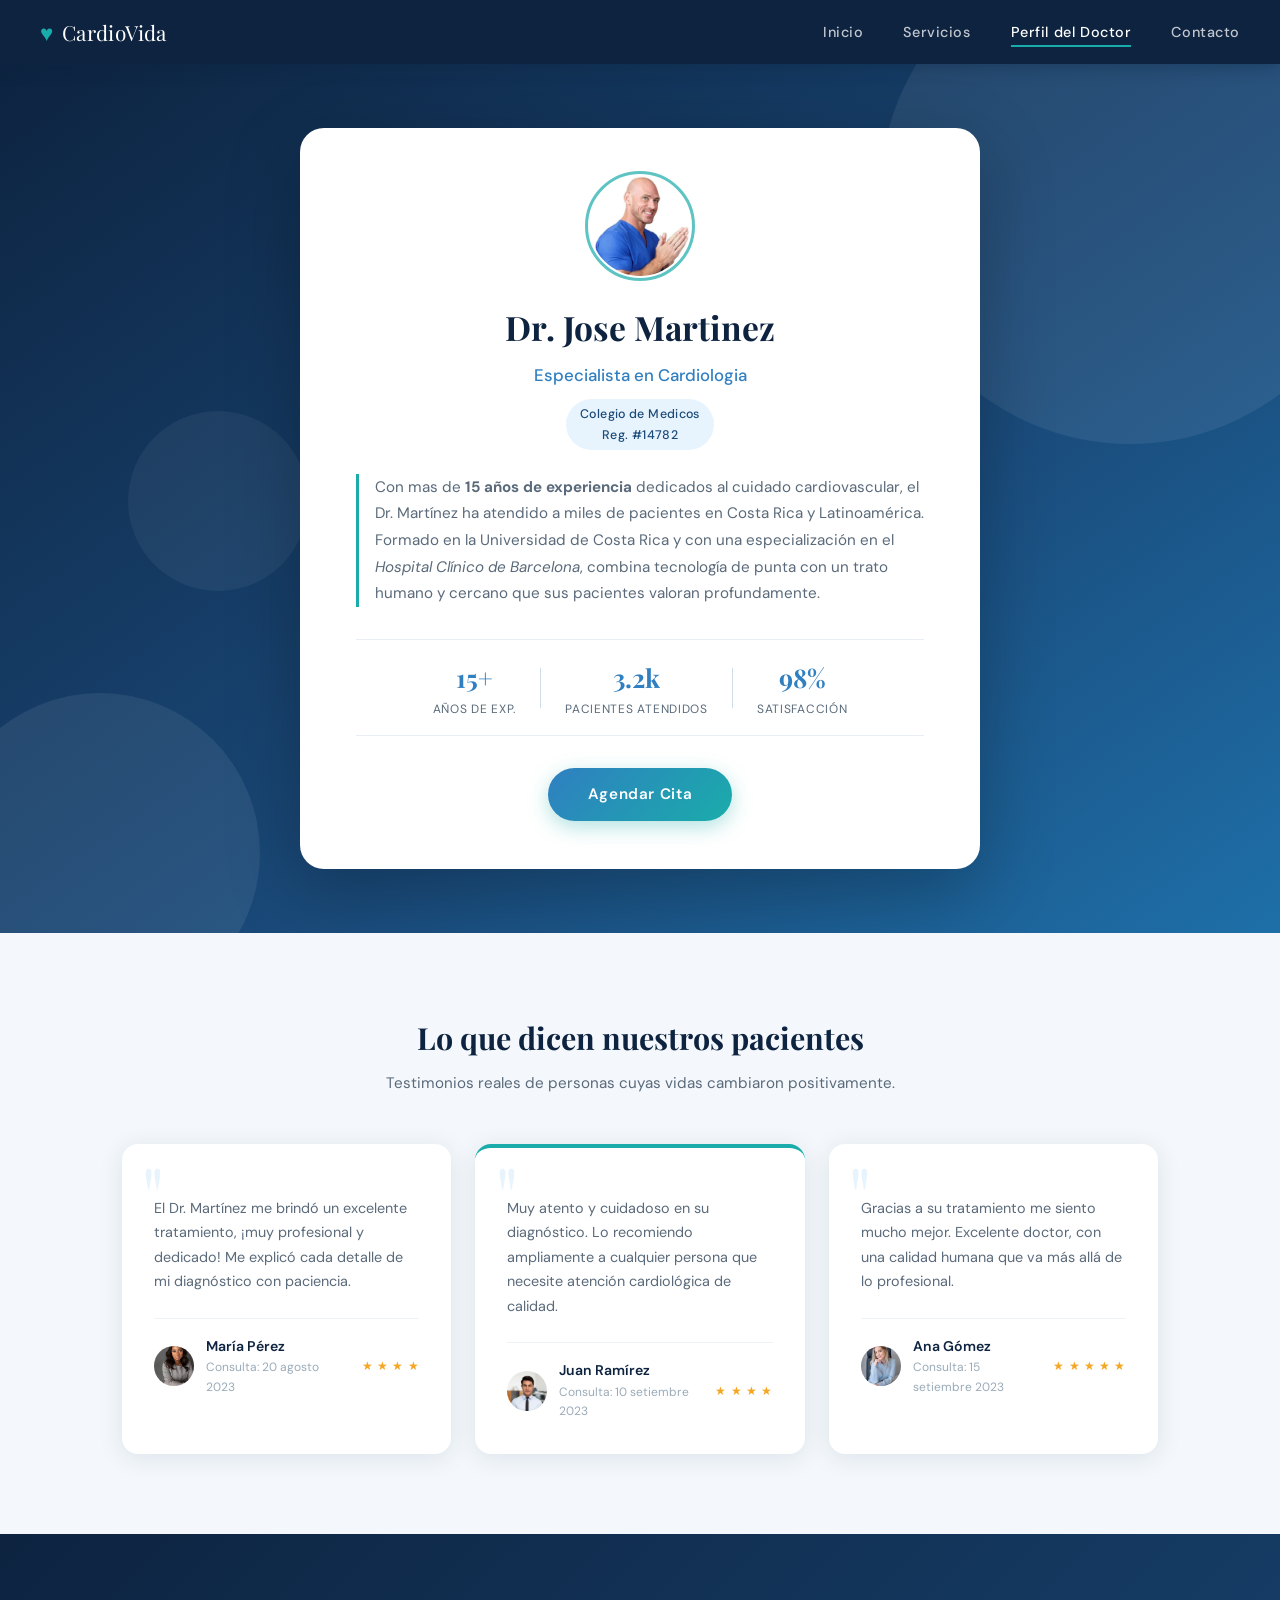
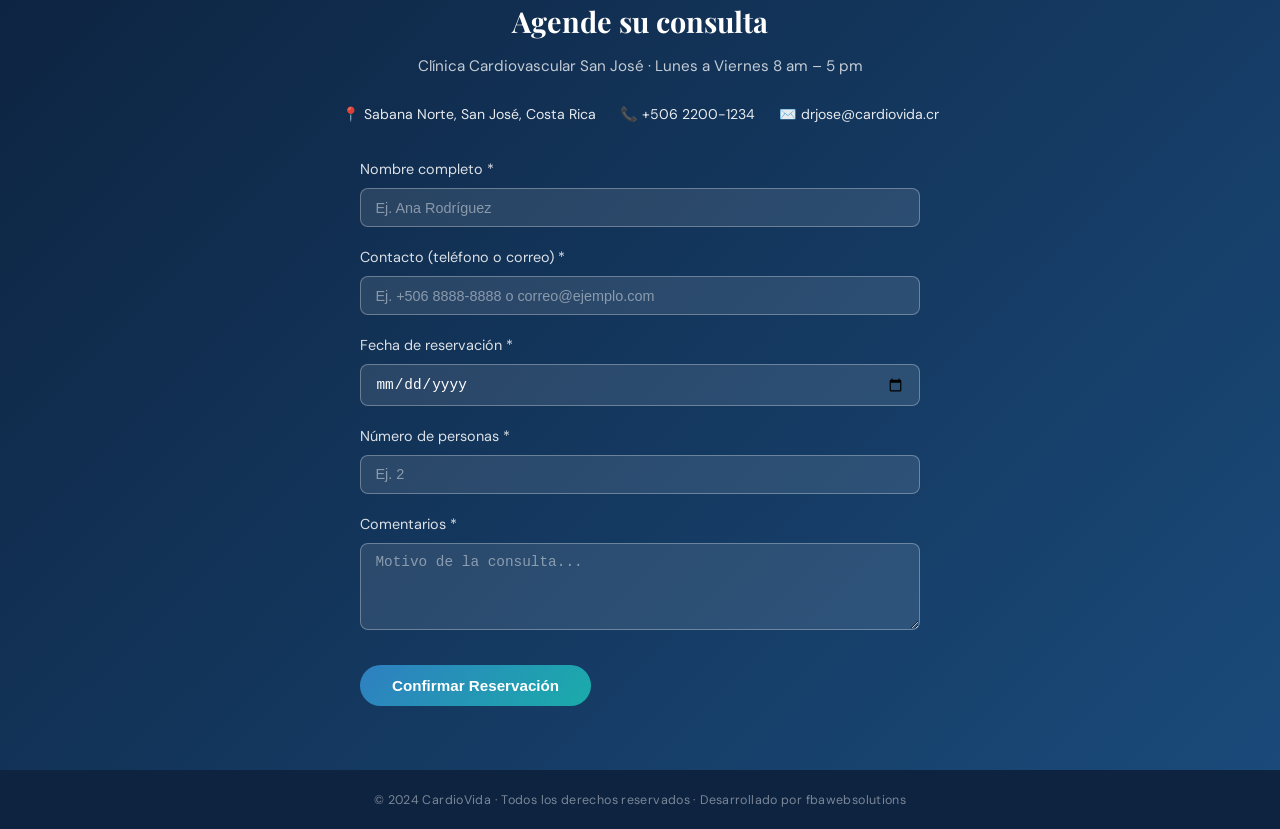
<file: practica-programada/pages/index.html>
﻿<!DOCTYPE html>
<html lang="es">
  <head>
    <meta charset="UTF-8" />
    <meta name="viewport" content="width=device-width, initial-scale=1.0" />
    <title>Dr. Jose Martinez Cardiologo</title>
    <link rel="preconnect" href="https://fonts.googleapis.com" />
    <link rel="preconnect" href="https://fonts.gstatic.com" crossorigin />
    <link href="https://fonts.googleapis.com/css2?family=Playfair+Display:wght@600;700&family=DM+Sans:wght@300;400;500&display=swap" rel="stylesheet" />
    <link rel="stylesheet" href="../css/index_style.css" />
  </head>
  <body>

    <!-- ======== NAVBAR ======== -->
    <nav class="navbar">
      <div class="nav-logo">
        <span class="logo-icon">&#9829;</span>
        <span class="logo-text">CardioVida</span>

      </div>

      <ul class="nav-links">
        <li><a href="#inicio">Inicio</a></li>
        <li><a href="#servicios">Servicios</a></li>
        <li><a href="#perfil" class="active">Perfil del Doctor</a></li>
        <li><a href="#contacto">Contacto</a></li>
      </ul>

    </nav>

    <!-- ======== HERO / PERFIL ======== -->
    <section class="hero" id="inicio">
      <div class="hero-bg-circles">
        <div class="circle c1"></div>
        <div class="circle c2"></div>
        <div class="circle c3"></div>
        
      </div>

      <div class="profile-card" id="perfil">
        <div class="profile-avatar">
          <div class="avatar-ring"></div>
          <img src="../img/img.webp" alt="Foto del Dr. Jose Martinez" />
        </div>

        <h1 class="doctor-name">Dr. Jose Martinez</h1>
        <p class="doctor-specialty">Especialista en Cardiologi­a</p>
        <div class="specialty-badge">
          <span> Colegio de Medicos 
            <br>
            Reg. #14782
          </span>
        </div>

        <p id="doctor-bio">
          Con mas de <strong>15 años de experiencia</strong> dedicados al cuidado cardiovascular,
          el Dr. Martínez ha atendido a miles de pacientes en Costa Rica y Latinoamérica.
          Formado en la Universidad de Costa Rica y con una especialización en el
          <em>Hospital Clínico de Barcelona</em>, combina tecnología de punta con un
          trato humano y cercano que sus pacientes valoran profundamente.
        </p>

        <div class="stats-row">
          <div class="stat">
            <span class="stat-number">15+</span>
            <span class="stat-label">Años de exp.</span>
          </div>
          <div class="stat-divider"></div>
          <div class="stat">
            <span class="stat-number">3.2k</span>
            <span class="stat-label">Pacientes atendidos</span>
          </div>
          <div class="stat-divider"></div>
          <div class="stat">
            <span class="stat-number">98%</span>
            <span class="stat-label">Satisfacción</span>
          </div>
        </div>

        <a href="#contacto" class="btn-cita">Agendar Cita</a>
      </div>
    </section>

    <!-- ======== COMENTARIOS ======== -->
    <section class="reviews-section" id="servicios">
      <div class="reviews-header">
        <h2>Lo que dicen nuestros pacientes</h2>
        <p>Testimonios reales de personas cuyas vidas cambiaron positivamente.</p>
      </div>

      <div class="reviews-grid">

        <article class="review-card">
          <div class="review-quote">"</div>
          <p class="review-text">El Dr. Martínez me brindó un excelente tratamiento, ¡muy profesional y dedicado! Me explicó cada detalle de mi diagnóstico con paciencia.</p>
          <div class="review-footer">
            <img class="reviewer-avatar" src="../img/client1.webp" alt="María Pérez">
            <div class="reviewer-info">
              <span class="reviewer-name">María Pérez</span>
              <span class="review-date">Consulta: 20 agosto 2023</span>
            </div>
            <div class="stars">★ ★ ★ ★</div>
          </div>
        </article>

        <article class="review-card featured">
          <div class="review-quote">"</div>
          <p class="review-text">Muy atento y cuidadoso en su diagnóstico. Lo recomiendo ampliamente a cualquier persona que necesite atención cardiológica de calidad.</p>
          <div class="review-footer">
            <img class="reviewer-avatar" src="../img/client3.webp" alt="Juan Ramírez">
            <div class="reviewer-info">
              <span class="reviewer-name">Juan Ramírez</span>
              <span class="review-date">Consulta: 10 setiembre 2023</span>
            </div>
            <div class="stars">★ ★ ★ ★</div>
          </div>
        </article>

        <article class="review-card">
          <div class="review-quote">"</div>
          <p class="review-text">Gracias a su tratamiento me siento mucho mejor. Excelente doctor, con una calidad humana que va más allá de lo profesional.</p>
          <div class="review-footer">
            <img class="reviewer-avatar" src="../img/client2.webp" alt="Ana Gómez">
            <div class="reviewer-info">
              <span class="reviewer-name">Ana Gómez</span>
              <span class="review-date">Consulta: 15 setiembre 2023</span>
            </div>
            <div class="stars">★ ★ ★ ★ ★</div>
          </div>
        </article>

      </div>
    </section>

    <!-- ======== CONTACTO ======== -->
    <section class="contact-section" id="contacto">
      <h2>Agende su consulta</h2>
      <p>Clínica Cardiovascular San José · Lunes a Viernes 8 am – 5 pm</p>
      <div class="contact-details">
        <span>📍 Sabana Norte, San José, Costa Rica</span>
        <span>📞 +506 2200-1234</span>
        <span>✉️ drjose@cardiovida.cr</span>
      </div>

      <form id="reservation-form" novalidate>
        <div class="form-group">
          <label for="nombre">Nombre completo *</label>
          <input type="text" id="nombre" name="nombre" placeholder="Ej. Ana Rodríguez">
          <span class="error-msg" id="error-nombre"></span>
        </div>

        <div class="form-group">
          <label for="contacto-field">Contacto (teléfono o correo) *</label>
          <input type="text" id="contacto-field" name="contacto" placeholder="Ej. +506 8888-8888 o correo@ejemplo.com">
          <span class="error-msg" id="error-contacto-field"></span>

        </div>

        <div class="form-group">
          <label for="fecha">Fecha de reservación *</label>
          <input type="date" id="fecha" name="fecha">
          <span class="error-msg" id="error-fecha"></span>
        </div>

        <div class="form-group">
          <label for="personas">Número de personas *</label>
          <input type="number" id="personas" name="personas" min="1" placeholder="Ej. 2">
          <span class="error-msg" id="error-personas"></span>
        </div>

        <div class="form-group">
          <label for="comentarios">Comentarios *</label>
          <textarea id="comentarios" name="comentarios" rows="4" placeholder="Motivo de la consulta..."></textarea>
          <span class="error-msg" id="error-comentarios"></span>
        </div>

        <button type="submit" class="btn-submit">Confirmar Reservación</button>
      </form>

      <div id="confirmation-card" class="hidden"></div>
    </section>


    <footer class="footer">
      <p>© 2024 CardioVida · Todos los derechos reservados · Desarrollado por fbawebsolutions</p>
    </footer>

     <script src="../js/script.js"></script>
  </body>
</html>
</file>
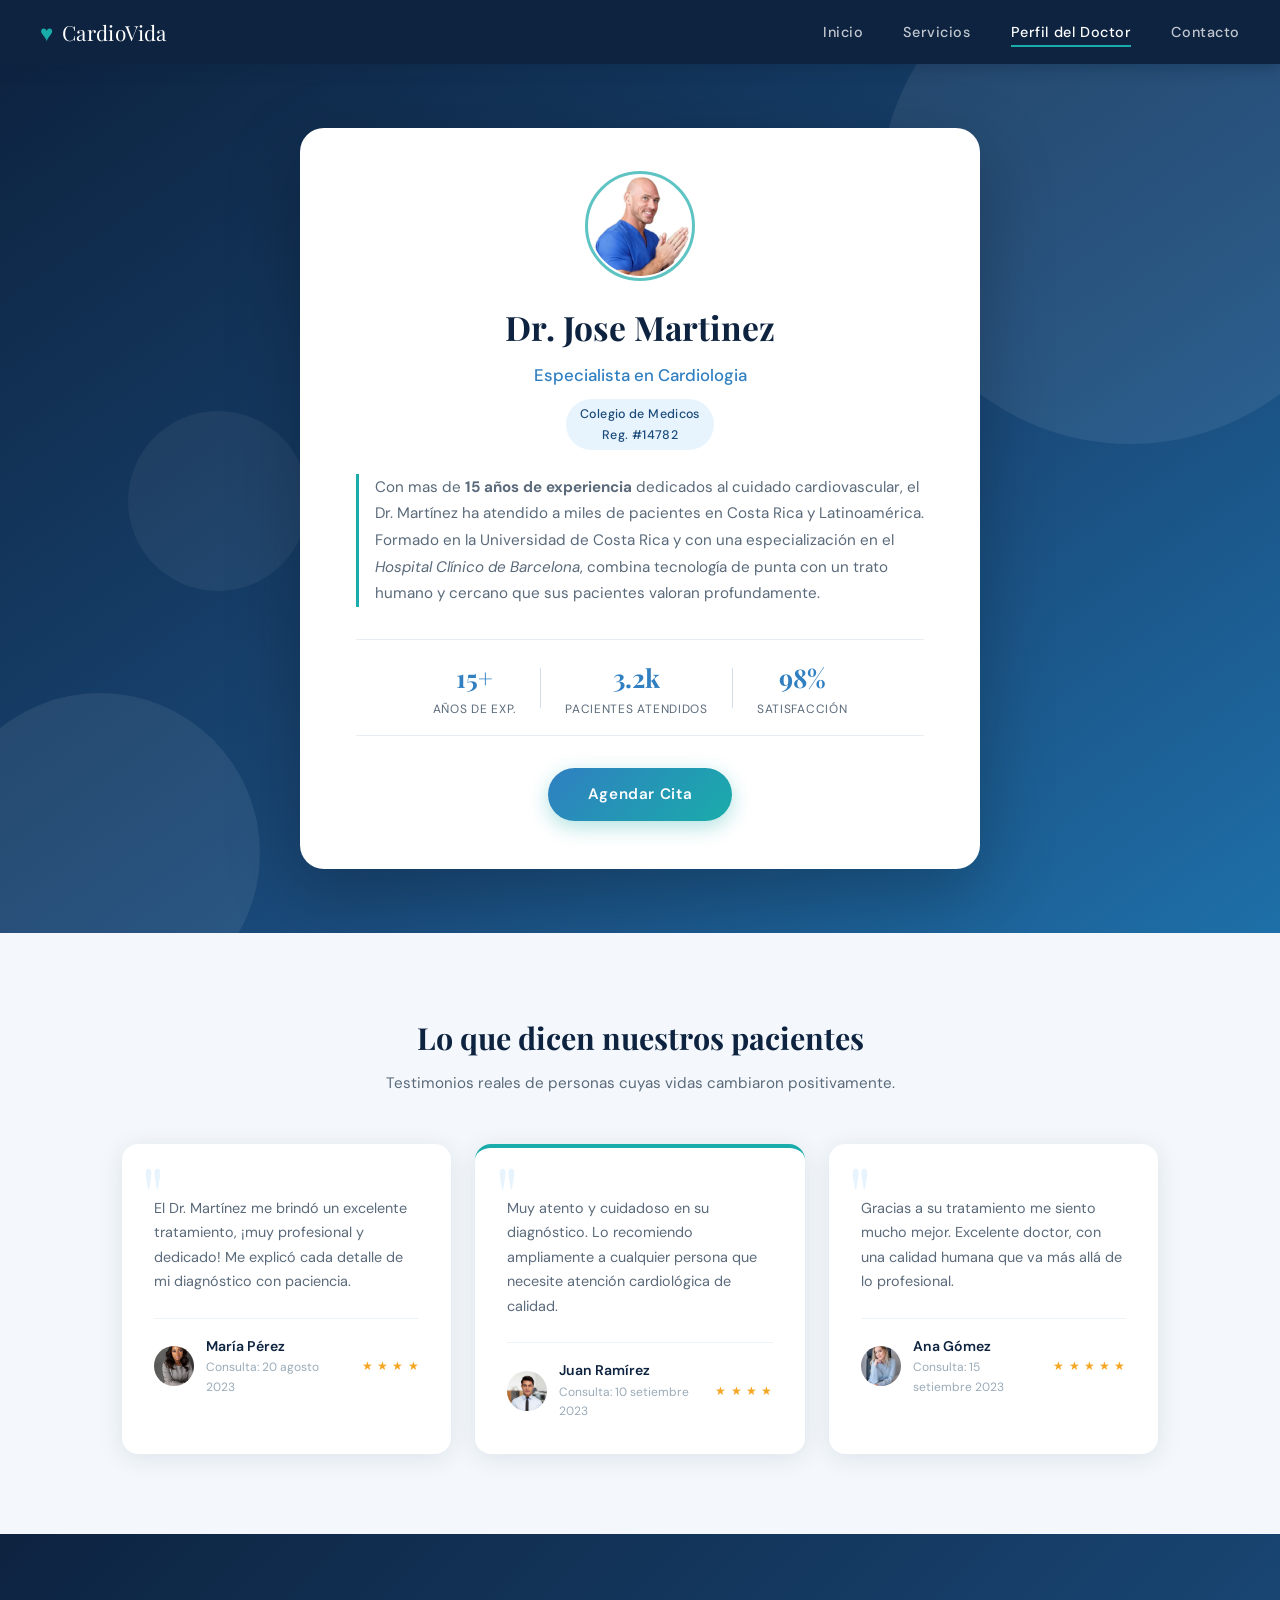
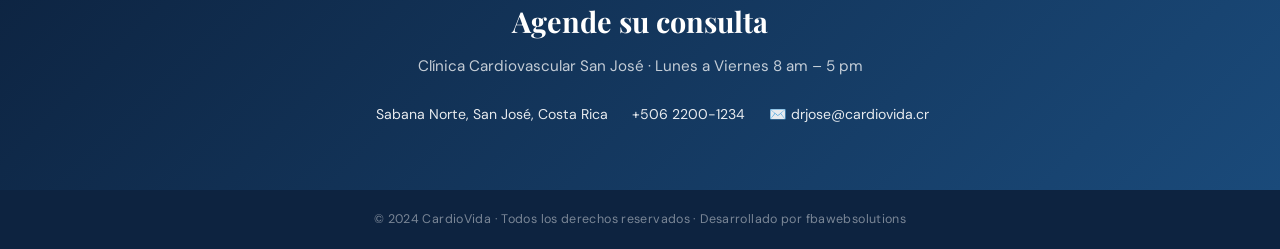
<file: practica-programada-1/segunda-parte/PAGES/index.html>
﻿<!DOCTYPE html>
<html lang="es">
  <head>
    <meta charset="UTF-8" />
    <meta name="viewport" content="width=device-width, initial-scale=1.0" />
    <title>Dr. Jose Martinez Cardiologo</title>
    <link rel="preconnect" href="https://fonts.googleapis.com" />
    <link rel="preconnect" href="https://fonts.gstatic.com" crossorigin />
    <link href="https://fonts.googleapis.com/css2?family=Playfair+Display:wght@600;700&family=DM+Sans:wght@300;400;500&display=swap" rel="stylesheet" />
    <link rel="stylesheet" href="../CSS/index_style.css" />
  </head>
  <body>

    <!-- ======== NAVBAR ======== -->
    <nav class="navbar">
      <div class="nav-logo">
        <span class="logo-icon">&#9829;</span>
        <span class="logo-text">CardioVida</span>

      </div>

      <ul class="nav-links">
        <li><a href="#inicio">Inicio</a></li>
        <li><a href="#servicios">Servicios</a></li>
        <li><a href="#perfil" class="active">Perfil del Doctor</a></li>
        <li><a href="#contacto">Contacto</a></li>
      </ul>

    </nav>

    <!-- ======== HERO / PERFIL ======== -->
    <section class="hero" id="inicio">
      <div class="hero-bg-circles">
        <div class="circle c1"></div>
        <div class="circle c2"></div>
        <div class="circle c3"></div>
        
      </div>

      <div class="profile-card" id="perfil">
        <div class="profile-avatar">
          <div class="avatar-ring"></div>
          <img src="../IMG/img.webp" alt="Foto del Dr. Jose Martinez" />
        </div>

        <h1 class="doctor-name">Dr. Jose Martinez</h1>
        <p class="doctor-specialty">Especialista en Cardiologi­a</p>
        <div class="specialty-badge">
          <span> Colegio de Medicos 
            <br>
            Reg. #14782
          </span>
        </div>

        <p id="doctor-bio">
          Con mas de <strong>15 años de experiencia</strong> dedicados al cuidado cardiovascular,
          el Dr. Martínez ha atendido a miles de pacientes en Costa Rica y Latinoamérica.
          Formado en la Universidad de Costa Rica y con una especialización en el
          <em>Hospital Clínico de Barcelona</em>, combina tecnología de punta con un
          trato humano y cercano que sus pacientes valoran profundamente.
        </p>

        <div class="stats-row">
          <div class="stat">
            <span class="stat-number">15+</span>
            <span class="stat-label">Años de exp.</span>
          </div>
          <div class="stat-divider"></div>
          <div class="stat">
            <span class="stat-number">3.2k</span>
            <span class="stat-label">Pacientes atendidos</span>
          </div>
          <div class="stat-divider"></div>
          <div class="stat">
            <span class="stat-number">98%</span>
            <span class="stat-label">Satisfacción</span>
          </div>
        </div>

        <a href="#contacto" class="btn-cita">Agendar Cita</a>
      </div>
    </section>

    <!-- ======== COMENTARIOS ======== -->
    <section class="reviews-section" id="servicios">
      <div class="reviews-header">
        <h2>Lo que dicen nuestros pacientes</h2>
        <p>Testimonios reales de personas cuyas vidas cambiaron positivamente.</p>
      </div>

      <div class="reviews-grid">

        <article class="review-card">
          <div class="review-quote">"</div>
          <p class="review-text">El Dr. Martínez me brindó un excelente tratamiento, ¡muy profesional y dedicado! Me explicó cada detalle de mi diagnóstico con paciencia.</p>
          <div class="review-footer">
            <img class="reviewer-avatar" src="../IMG/client1.webp" alt="María Pérez">
            <div class="reviewer-info">
              <span class="reviewer-name">María Pérez</span>
              <span class="review-date">Consulta: 20 agosto 2023</span>
            </div>
            <div class="stars">★ ★ ★ ★</div>
          </div>
        </article>

        <article class="review-card featured">
          <div class="review-quote">"</div>
          <p class="review-text">Muy atento y cuidadoso en su diagnóstico. Lo recomiendo ampliamente a cualquier persona que necesite atención cardiológica de calidad.</p>
          <div class="review-footer">
            <img class="reviewer-avatar" src="../IMG/client3.webp" alt="Juan Ramírez">
            <div class="reviewer-info">
              <span class="reviewer-name">Juan Ramírez</span>
              <span class="review-date">Consulta: 10 setiembre 2023</span>
            </div>
            <div class="stars">★ ★ ★ ★</div>
          </div>
        </article>

        <article class="review-card">
          <div class="review-quote">"</div>
          <p class="review-text">Gracias a su tratamiento me siento mucho mejor. Excelente doctor, con una calidad humana que va más allá de lo profesional.</p>
          <div class="review-footer">
            <img class="reviewer-avatar" src="../IMG/client2.webp" alt="Ana Gómez">
            <div class="reviewer-info">
              <span class="reviewer-name">Ana Gómez</span>
              <span class="review-date">Consulta: 15 setiembre 2023</span>
            </div>
            <div class="stars">★ ★ ★ ★ ★</div>
          </div>
        </article>

      </div>
    </section>

    <!-- ======== CONTACTO ======== -->
    <section class="contact-section" id="contacto">
      <h2>Agende su consulta</h2>
      <p>Clínica Cardiovascular San José · Lunes a Viernes 8 am – 5 pm</p>
      <div class="contact-details">
        <span></span> Sabana Norte, San José, Costa Rica</span>
        <span> +506 2200-1234</span>
        <span>✉️ drjose@cardiovida.cr</span>
      </div>
    </section>

    <footer class="footer">
      <p>© 2024 CardioVida · Todos los derechos reservados · Desarrollado por fbawebsolutions</p>
    </footer>

  </body>
</html>
</file>
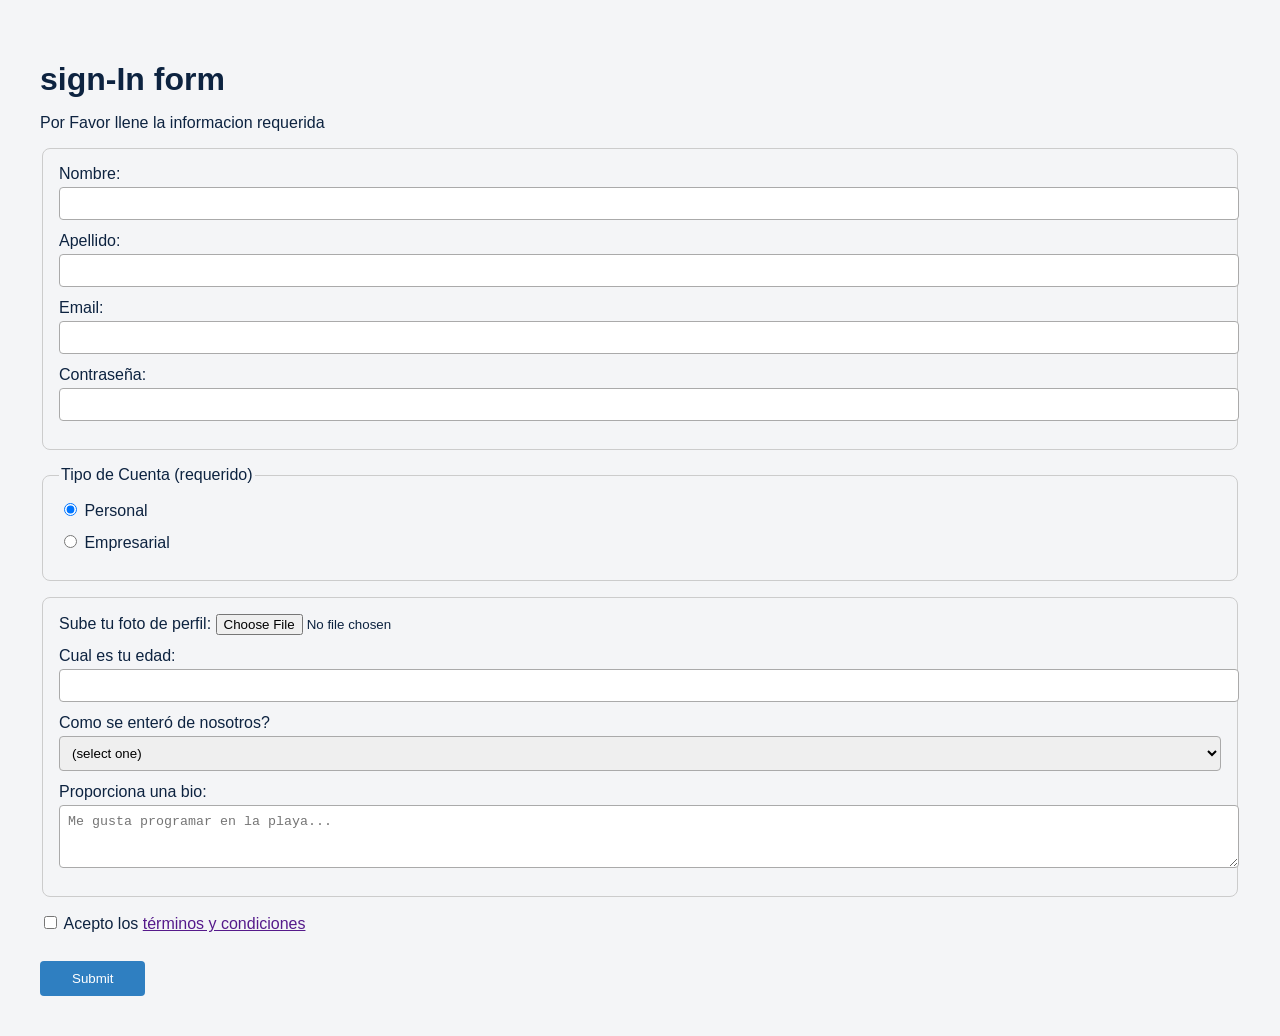
<file: practica-programada/pages/sign-inform.html>
<!DOCTYPE html>
<html lang="en">
  <head>
    <meta charset="UTF-8">
    <title>Registration Form</title>
    <link rel="stylesheet" href="../css/form_style.css" />
  </head>
  <body>
    <h1>sign-In form</Form></h1>
    <p>Por Favor llene la informacion requerida</p>
    <form method="post" action="/practica-programada-1/segunda-parte/PAGES/index.html">
      <fieldset>
        <label for="first-name">Nombre: <input id="first-name" name="first-name" type="text" required /></label>
        <label for="last-name">Apellido: <input id="last-name" name="last-name" type="text" required /></label>
        <label for="email">Email: <input id="email" name="email" type="email" required /></label>
        <label for="new-password">Contraseña: <input id="new-password" name="new-password" type="password" pattern="[a-z0-9]{8,}" required /></label>
      </fieldset>
      <fieldset>
        <legend>Tipo de Cuenta (requerido)</legend>
        <label for="personal-account"><input id="personal-account" type="radio" name="account-type" class="inline" checked /> Personal</label>
        <label for="business-account"><input id="business-account" type="radio" name="account-type" class="inline" /> Empresarial</label>
      </fieldset>
      <fieldset>
        <label for="profile-picture">Sube tu foto de perfil: <input id="profile-picture" type="file" name="file" /></label>
        <label for="age">Cual es tu edad: <input id="age" type="number" name="age" min="13" max="120" /></label>
        <label for="referrer">Como se enteró de nosotros?
          <select id="referrer" name="referrer">
            <option value="">(select one)</option>
            <option value="1">Linkedin</option>
            <option value="2">YouTube Channel</option>
            <option value="3">Forum</option>
            <option value="4">Other</option>
          </select>
        </label>
        <label for="bio">Proporciona una bio:
          <textarea id="bio" name="bio" rows="3" cols="30" placeholder="Me gusta programar en la playa..."></textarea>
        </label>
      </fieldset>
      <label for="terms-and-conditions">
        <input class="inline" id="terms-and-conditions" type="checkbox" required name="terms-and-conditions" /> Acepto los <a href="">términos y condiciones</a>
      </label>
      <input type="submit" value="Submit" />
    </form>
  </body>
</html>
</file>
<file: practica-programada/css/index_style.css>
/* =============================================
   VARIABLES & RESET
   ============================================= */
:root {
  --navy:       #0d2340;
  --blue-mid:   #1a4a7a;
  --blue-light: #2f7fc1;
  --teal:       #1aacaa;
  --accent:     #e8f4fd;
  --white:      #ffffff;
  --gray-soft:  #f4f8fc;
  --gray-text:  #5a6a7a;
  --card-shadow: 0 4px 24px rgba(13, 35, 64, 0.10);
  --card-hover:  0 12px 40px rgba(13, 35, 64, 0.18);
  --radius:     16px;
  --transition: 0.28s cubic-bezier(0.4, 0, 0.2, 1);
}

*, *::before, *::after {
  box-sizing: border-box;
  margin: 0;
  padding: 0;
}

html { scroll-behavior: smooth; }

body {
  font-family: 'DM Sans', sans-serif;
  background-color: var(--gray-soft);
  color: var(--navy);
  line-height: 1.65;
}

/* =============================================
   NAVBAR
   ============================================= */
.navbar {
  display: flex;
  align-items: center;
  justify-content: space-between;
  background-color: var(--navy);
  padding: 0 2.5rem;
  height: 64px;
  position: sticky;
  top: 0;
  z-index: 100;
  box-shadow: 0 2px 16px rgba(13, 35, 64, 0.4);
}

.nav-logo {
  display: flex;
  align-items: center;
  gap: 0.5rem;
  color: var(--white);
  font-family: 'Playfair Display', serif;
  font-size: 1.3rem;
  letter-spacing: 0.02em;
  text-decoration: none;
}

.logo-icon {
  color: var(--teal);
  font-size: 1.4rem;
}

.nav-links {
  display: flex;
  list-style: none;
  gap: 2.5rem;
}

.nav-links a {
  color: rgba(255, 255, 255, 0.75);
  text-decoration: none;
  font-size: 0.9rem;
  font-weight: 500;
  letter-spacing: 0.04em;
  padding: 0.25rem 0;
  border-bottom: 2px solid transparent;
  transition: color var(--transition), border-color var(--transition);
}

.nav-links a:hover,
.nav-links a.active {
  color: var(--white);
  border-bottom-color: var(--teal);
}

/* =============================================
   HERO / PERFIL
   ============================================= */
.hero {
  position: relative;
  min-height: 86vh;
  display: flex;
  align-items: center;
  justify-content: center;
  padding: 4rem 1.5rem;
  overflow: hidden;
  background: linear-gradient(145deg, var(--navy) 0%, var(--blue-mid) 60%, #1e6fa8 100%);
}

.hero-bg-circles { position: absolute; inset: 0; pointer-events: none; }

.circle {
  position: absolute;
  border-radius: 50%;
  opacity: 0.07;
  background: var(--white);
}

.c1 { width: 500px; height: 500px; top: -120px; right: -100px; }
.c2 { width: 320px; height: 320px; bottom: -80px; left: -60px; }
.c3 { width: 180px; height: 180px; top: 40%; left: 10%; opacity: 0.05; }

.profile-card {
  background: var(--white);
  border-radius: 24px;
  padding: 3rem 3.5rem;
  max-width: 680px;
  width: 100%;
  text-align: center;
  box-shadow: 0 24px 72px rgba(0, 0, 0, 0.25);
  position: relative;
  z-index: 1;
  animation: slideUp 0.6s ease both;
}

@keyframes slideUp {
  from { opacity: 0; transform: translateY(30px); }
  to   { opacity: 1; transform: translateY(0); }
}

.profile-avatar {
  position: relative;
  width: 100px;
  height: 100px;
  margin: 0 auto 1.5rem;
}

.avatar-ring {
  position: absolute;
  inset: -5px;
  border-radius: 50%;
  border: 3px solid var(--teal);
  opacity: 0.7;
}

.profile-avatar img {
  width: 100%;
  height: 100%;
  border-radius: 50%;
  object-fit: cover;
  display: block;
  position: relative;
  z-index: 1;
}

.avatar-initials {
  width: 100%;
  height: 100%;
  border-radius: 50%;
  background: linear-gradient(135deg, var(--blue-mid), var(--teal));
  display: flex;
  align-items: center;
  justify-content: center;
  color: var(--white);
  font-family: 'Playfair Display', serif;
  font-size: 2rem;
  font-weight: 700;
  letter-spacing: 0.05em;
}

.doctor-name {
  font-family: 'Playfair Display', serif;
  font-size: 2.1rem;
  color: var(--navy);
  margin-bottom: 0.4rem;
}

.doctor-specialty {
  font-size: 1.05rem;
  color: var(--blue-light);
  font-weight: 500;
  margin-bottom: 0.6rem;
}

.specialty-badge {
  display: inline-block;
  background: var(--accent);
  color: var(--blue-mid);
  font-size: 0.78rem;
  font-weight: 500;
  padding: 0.3rem 0.9rem;
  border-radius: 50px;
  margin-bottom: 1.5rem;
  letter-spacing: 0.03em;
}

#doctor-bio {
  color: var(--gray-text);
  font-size: 0.95rem;
  line-height: 1.75;
  margin-bottom: 2rem;
  text-align: left;
  border-left: 3px solid var(--teal);
  padding-left: 1rem;
}

.stats-row {
  display: flex;
  justify-content: center;
  align-items: center;
  gap: 1.5rem;
  margin-bottom: 2rem;
  padding: 1rem 0;
  border-top: 1px solid #e8eef4;
  border-bottom: 1px solid #e8eef4;
}

.stat { text-align: center; }

.stat-number {
  display: block;
  font-family: 'Playfair Display', serif;
  font-size: 1.6rem;
  color: var(--blue-light);
  font-weight: 700;
}

.stat-label {
  display: block;
  font-size: 0.75rem;
  color: var(--gray-text);
  margin-top: 0.1rem;
  text-transform: uppercase;
  letter-spacing: 0.06em;
}

.stat-divider {
  width: 1px;
  height: 40px;
  background-color: #d0dde8;
}

.btn-cita {
  display: inline-block;
  background: linear-gradient(135deg, var(--blue-light), var(--teal));
  color: var(--white);
  padding: 0.85rem 2.5rem;
  border-radius: 50px;
  text-decoration: none;
  font-weight: 600;
  font-size: 0.95rem;
  letter-spacing: 0.04em;
  transition: transform var(--transition), box-shadow var(--transition), filter var(--transition);
  box-shadow: 0 6px 20px rgba(31, 172, 170, 0.35);
}

.btn-cita:hover {
  transform: translateY(-3px) scale(1.03);
  box-shadow: 0 12px 28px rgba(31, 172, 170, 0.45);
  filter: brightness(1.08);
}

/* =============================================
   REVIEWS SECTION
   ============================================= */
.reviews-section {
  padding: 5rem 2rem;
  max-width: 1100px;
  margin: 0 auto;
}

.reviews-header {
  text-align: center;
  margin-bottom: 3rem;
}

.reviews-header h2 {
  font-family: 'Playfair Display', serif;
  font-size: 1.9rem;
  color: var(--navy);
  margin-bottom: 0.5rem;
}

.reviews-header p {
  color: var(--gray-text);
  font-size: 0.95rem;
}

.reviews-grid {
  display: flex;
  flex-wrap: wrap;
  gap: 1.5rem;
  justify-content: center;
}

.review-card {
  background: var(--white);
  border-radius: var(--radius);
  padding: 2rem;
  flex: 1 1 280px;
  max-width: 340px;
  box-shadow: var(--card-shadow);
  position: relative;
  overflow: hidden;
  transition: transform var(--transition), box-shadow var(--transition);
  border-top: 4px solid transparent;
}

.review-card:hover {
  transform: translateY(-6px);
  box-shadow: var(--card-hover);
}

.review-card.featured {
  border-top-color: var(--teal);
}

.review-quote {
  font-family: 'Playfair Display', serif;
  font-size: 5rem;
  line-height: 1;
  color: var(--accent);
  position: absolute;
  top: 0.4rem;
  left: 1.2rem;
  pointer-events: none;
  user-select: none;
}

.review-text {
  color: var(--gray-text);
  font-size: 0.9rem;
  line-height: 1.7;
  margin-bottom: 1.5rem;
  position: relative;
  z-index: 1;
  padding-top: 1rem;
}

.review-footer {
  display: flex;
  align-items: center;
  gap: 0.75rem;
  border-top: 1px solid #eef3f8;
  padding-top: 1rem;
}

.reviewer-avatar {
  width: 40px;
  height: 40px;
  min-width: 40px;
  border-radius: 50%;
  background: linear-gradient(135deg, var(--blue-mid), var(--blue-light));
  color: var(--white);
  display: flex;
  align-items: center;
  justify-content: center;
  font-size: 0.8rem;
  font-weight: 700;
  object-fit: cover;
}

.reviewer-info {
  display: flex;
  flex-direction: column;
  flex: 1;
}

.reviewer-name {
  font-weight: 600;
  font-size: 0.88rem;
  color: var(--navy);
}

.review-date {
  font-size: 0.75rem;
  color: #9aabb8;
}

.stars {
  color: #f5a623;
  font-size: 0.78rem;
  letter-spacing: 0.05em;
}

/* =============================================
   CONTACT SECTION
   ============================================= */
.contact-section {
  background: linear-gradient(135deg, var(--navy) 0%, var(--blue-mid) 100%);
  color: var(--white);
  text-align: center;
  padding: 4rem 2rem;
}

.contact-section h2 {
  font-family: 'Playfair Display', serif;
  font-size: 1.8rem;
  margin-bottom: 0.5rem;
}

.contact-section > p {
  opacity: 0.75;
  margin-bottom: 1.5rem;
  font-size: 0.95rem;
}

.contact-details {
  display: flex;
  flex-wrap: wrap;
  justify-content: center;
  gap: 1.5rem;
  font-size: 0.88rem;
  opacity: 0.9;
  margin-bottom: 2rem;
}

/* =============================================
   FORMULARIO DE RESERVACIÓN
   ============================================= */
#reservation-form {
  margin-top: 2rem;
  text-align: left;
  max-width: 560px;
  margin-left: auto;
  margin-right: auto;
}

.form-group {
  margin-bottom: 1.2rem;
}

.form-group label {
  display: block;
  color: rgba(255, 255, 255, 0.85);
  font-size: 0.9rem;
  margin-bottom: 0.4rem;
}

.form-group input,
.form-group textarea,
.form-group select {
  width: 100%;
  padding: 0.65rem 0.9rem;
  border: 1px solid rgba(255, 255, 255, 0.3);
  border-radius: 8px;
  background: rgba(255, 255, 255, 0.1);
  color: var(--white);
  font-size: 0.9rem;
}

.form-group input::placeholder,
.form-group textarea::placeholder {
  color: rgba(255, 255, 255, 0.45);
}

.input-error {
  border: 2px solid #e74c3c !important;
}

.error-msg {
  color: #ff8080;
  font-size: 0.82rem;
  display: block;
  margin-top: 0.25rem;
}

.btn-submit {
  margin-top: 0.5rem;
  padding: 0.75rem 2rem;
  background: linear-gradient(135deg, var(--blue-light), var(--teal));
  color: var(--white);
  border: none;
  border-radius: 50px;
  font-size: 0.95rem;
  font-weight: 600;
  cursor: pointer;
  transition: transform var(--transition), box-shadow var(--transition);
}

.btn-submit:hover {
  transform: translateY(-2px);
  box-shadow: 0 8px 20px rgba(31, 172, 170, 0.45);
}

#confirmation-card {
  margin-top: 2rem;
  background: rgba(255, 255, 255, 0.12);
  border: 1px solid rgba(255, 255, 255, 0.25);
  border-radius: 12px;
  padding: 2rem;
  color: var(--white);
  text-align: left;
  max-width: 560px;
  margin-left: auto;
  margin-right: auto;
}

#confirmation-card h3 {
  margin-bottom: 1rem;
  font-family: 'Playfair Display', serif;
  font-size: 1.3rem;
}

#confirmation-card p {
  margin-bottom: 0.5rem;
  font-size: 0.9rem;
}

#btn-nueva {
  margin-top: 1rem;
  padding: 0.6rem 1.5rem;
  background: var(--teal);
  color: var(--white);
  border: none;
  border-radius: 50px;
  cursor: pointer;
  font-size: 0.88rem;
}

.hidden {
  display: none;
}

/* =============================================
   FOOTER
   ============================================= */
.footer {
  background: var(--navy);
  color: rgba(255, 255, 255, 0.45);
  text-align: center;
  padding: 1.2rem;
  font-size: 0.78rem;
  letter-spacing: 0.03em;
}

/* =============================================
   RESPONSIVE
   ============================================= */
@media (max-width: 768px) {
  .navbar {
    flex-direction: column;
    height: auto;
    padding: 1rem 1.5rem;
    gap: 0.75rem;
  }

  .nav-links { gap: 1.2rem; flex-wrap: wrap; justify-content: center; }

  .profile-card { padding: 2rem 1.5rem; }

  .doctor-name { font-size: 1.7rem; }

  .stats-row { gap: 1rem; }

  .reviews-grid { flex-direction: column; align-items: center; }

  .review-card { max-width: 100%; }

  #reservation-form,
  #confirmation-card {
    max-width: 100%;
  }
}
</file>
<file: practica-programada-1/segunda-parte/CSS/index_style.css>
/* =============================================
   VARIABLES & RESET
   ============================================= */
:root {
  --navy:       #0d2340;
  --blue-mid:   #1a4a7a;
  --blue-light: #2f7fc1;
  --teal:       #1aacaa;
  --accent:     #e8f4fd;
  --white:      #ffffff;
  --gray-soft:  #f4f8fc;
  --gray-text:  #5a6a7a;
  --card-shadow: 0 4px 24px rgba(13, 35, 64, 0.10);
  --card-hover:  0 12px 40px rgba(13, 35, 64, 0.18);
  --radius:     16px;
  --transition: 0.28s cubic-bezier(0.4, 0, 0.2, 1);
}

*, *::before, *::after {
  box-sizing: border-box;
  margin: 0;
  padding: 0;
}

html { scroll-behavior: smooth; }

body {
  font-family: 'DM Sans', sans-serif;
  background-color: var(--gray-soft);
  color: var(--navy);
  line-height: 1.65;
}

/* =============================================
   NAVBAR
   ============================================= */
.navbar {
  display: flex;
  align-items: center;
  justify-content: space-between;
  background-color: var(--navy);
  padding: 0 2.5rem;
  height: 64px;
  position: sticky;
  top: 0;
  z-index: 100;
  box-shadow: 0 2px 16px rgba(13, 35, 64, 0.4);
}

.nav-logo {
  display: flex;
  align-items: center;
  gap: 0.5rem;
  color: var(--white);
  font-family: 'Playfair Display', serif;
  font-size: 1.3rem;
  letter-spacing: 0.02em;
  text-decoration: none;
}

.logo-icon {
  color: var(--teal);
  font-size: 1.4rem;
}

.nav-links {
  display: flex;
  list-style: none;
  gap: 2.5rem;
}

.nav-links a {
  color: rgba(255, 255, 255, 0.75);
  text-decoration: none;
  font-size: 0.9rem;
  font-weight: 500;
  letter-spacing: 0.04em;
  padding: 0.25rem 0;
  border-bottom: 2px solid transparent;
  transition: color var(--transition), border-color var(--transition);
}

.nav-links a:hover,
.nav-links a.active {
  color: var(--white);
  border-bottom-color: var(--teal);
}

/* =============================================
   HERO / PERFIL
   ============================================= */
.hero {
  position: relative;
  min-height: 86vh;
  display: flex;
  align-items: center;
  justify-content: center;
  padding: 4rem 1.5rem;
  overflow: hidden;
  background: linear-gradient(145deg, var(--navy) 0%, var(--blue-mid) 60%, #1e6fa8 100%);
}

/* Decorative background circles */
.hero-bg-circles { position: absolute; inset: 0; pointer-events: none; }

.circle {
  position: absolute;
  border-radius: 50%;
  opacity: 0.07;
  background: var(--white);
}

.c1 { width: 500px; height: 500px; top: -120px; right: -100px; }
.c2 { width: 320px; height: 320px; bottom: -80px; left: -60px; }
.c3 { width: 180px; height: 180px; top: 40%; left: 10%; opacity: 0.05; }

/* Profile card */
.profile-card {
  background: var(--white);
  border-radius: 24px;
  padding: 3rem 3.5rem;
  max-width: 680px;
  width: 100%;
  text-align: center;
  box-shadow: 0 24px 72px rgba(0, 0, 0, 0.25);
  position: relative;
  z-index: 1;
  animation: slideUp 0.6s ease both;
}

@keyframes slideUp {
  from { opacity: 0; transform: translateY(30px); }
  to   { opacity: 1; transform: translateY(0); }
}

/* Avatar */
.profile-avatar {
  position: relative;
  width: 100px;
  height: 100px;
  margin: 0 auto 1.5rem;
}

.avatar-ring {
  position: absolute;
  inset: -5px;
  border-radius: 50%;
  border: 3px solid var(--teal);
  opacity: 0.7;
}

.profile-avatar img {
  width: 100%;
  height: 100%;
  border-radius: 50%;
  object-fit: cover;
  display: block;
  position: relative;
  z-index: 1;
}

.avatar-initials {
  width: 100%;
  height: 100%;
  border-radius: 50%;
  background: linear-gradient(135deg, var(--blue-mid), var(--teal));
  display: flex;
  align-items: center;
  justify-content: center;
  color: var(--white);
  font-family: 'Playfair Display', serif;
  font-size: 2rem;
  font-weight: 700;
  letter-spacing: 0.05em;
}

/* Name & specialty */
.doctor-name {
  font-family: 'Playfair Display', serif;
  font-size: 2.1rem;
  color: var(--navy);
  margin-bottom: 0.4rem;
}

.doctor-specialty {
  font-size: 1.05rem;
  color: var(--blue-light);
  font-weight: 500;
  margin-bottom: 0.6rem;
}

.specialty-badge {
  display: inline-block;
  background: var(--accent);
  color: var(--blue-mid);
  font-size: 0.78rem;
  font-weight: 500;
  padding: 0.3rem 0.9rem;
  border-radius: 50px;
  margin-bottom: 1.5rem;
  letter-spacing: 0.03em;
}

/* Bio – id selector */
#doctor-bio {
  color: var(--gray-text);
  font-size: 0.95rem;
  line-height: 1.75;
  margin-bottom: 2rem;
  text-align: left;
  border-left: 3px solid var(--teal);
  padding-left: 1rem;
}

/* Stats row */
.stats-row {
  display: flex;
  justify-content: center;
  align-items: center;
  gap: 1.5rem;
  margin-bottom: 2rem;
  padding: 1rem 0;
  border-top: 1px solid #e8eef4;
  border-bottom: 1px solid #e8eef4;
}

.stat { text-align: center; }

.stat-number {
  display: block;
  font-family: 'Playfair Display', serif;
  font-size: 1.6rem;
  color: var(--blue-light);
  font-weight: 700;
}

.stat-label {
  display: block;
  font-size: 0.75rem;
  color: var(--gray-text);
  margin-top: 0.1rem;
  text-transform: uppercase;
  letter-spacing: 0.06em;
}

.stat-divider {
  width: 1px;
  height: 40px;
  background-color: #d0dde8;
}

/* CTA button */
.btn-cita {
  display: inline-block;
  background: linear-gradient(135deg, var(--blue-light), var(--teal));
  color: var(--white);
  padding: 0.85rem 2.5rem;
  border-radius: 50px;
  text-decoration: none;
  font-weight: 600;
  font-size: 0.95rem;
  letter-spacing: 0.04em;
  transition: transform var(--transition), box-shadow var(--transition), filter var(--transition);
  box-shadow: 0 6px 20px rgba(31, 172, 170, 0.35);
}

.btn-cita:hover {
  transform: translateY(-3px) scale(1.03);
  box-shadow: 0 12px 28px rgba(31, 172, 170, 0.45);
  filter: brightness(1.08);
}

/* =============================================
   REVIEWS SECTION
   ============================================= */
.reviews-section {
  padding: 5rem 2rem;
  max-width: 1100px;
  margin: 0 auto;
}

.reviews-header {
  text-align: center;
  margin-bottom: 3rem;
}

.reviews-header h2 {
  font-family: 'Playfair Display', serif;
  font-size: 1.9rem;
  color: var(--navy);
  margin-bottom: 0.5rem;
}

.reviews-header p {
  color: var(--gray-text);
  font-size: 0.95rem;
}

/* Cards grid – Flexbox */
.reviews-grid {
  display: flex;
  flex-wrap: wrap;
  gap: 1.5rem;
  justify-content: center;
}

.review-card {
  background: var(--white);
  border-radius: var(--radius);
  padding: 2rem;
  flex: 1 1 280px;
  max-width: 340px;
  box-shadow: var(--card-shadow);
  position: relative;
  overflow: hidden;
  transition: transform var(--transition), box-shadow var(--transition);
  border-top: 4px solid transparent;
}

.review-card:hover {
  transform: translateY(-6px);
  box-shadow: var(--card-hover);
}

.review-card.featured {
  border-top-color: var(--teal);
}

.review-quote {
  font-family: 'Playfair Display', serif;
  font-size: 5rem;
  line-height: 1;
  color: var(--accent);
  position: absolute;
  top: 0.4rem;
  left: 1.2rem;
  pointer-events: none;
  user-select: none;
}

.review-text {
  color: var(--gray-text);
  font-size: 0.9rem;
  line-height: 1.7;
  margin-bottom: 1.5rem;
  position: relative;
  z-index: 1;
  padding-top: 1rem;
}

/* Card footer: flex row */
.review-footer {
  display: flex;
  align-items: center;
  gap: 0.75rem;
  border-top: 1px solid #eef3f8;
  padding-top: 1rem;
}

.reviewer-avatar {
  width: 40px;
  height: 40px;
  min-width: 40px;
  border-radius: 50%;
  background: linear-gradient(135deg, var(--blue-mid), var(--blue-light));
  color: var(--white);
  display: flex;
  align-items: center;
  justify-content: center;
  font-size: 0.8rem;
  font-weight: 700;
  object-fit: cover;
}

.reviewer-info {
  display: flex;
  flex-direction: column;
  flex: 1;
}

.reviewer-name {
  font-weight: 600;
  font-size: 0.88rem;
  color: var(--navy);
}

.review-date {
  font-size: 0.75rem;
  color: #9aabb8;
}

.stars {
  color: #f5a623;
  font-size: 0.78rem;
  letter-spacing: 0.05em;
}

/* =============================================
   CONTACT SECTION
   ============================================= */
.contact-section {
  background: linear-gradient(135deg, var(--navy) 0%, var(--blue-mid) 100%);
  color: var(--white);
  text-align: center;
  padding: 4rem 2rem;
}

.contact-section h2 {
  font-family: 'Playfair Display', serif;
  font-size: 1.8rem;
  margin-bottom: 0.5rem;
}

.contact-section > p {
  opacity: 0.75;
  margin-bottom: 1.5rem;
  font-size: 0.95rem;
}

.contact-details {
  display: flex;
  flex-wrap: wrap;
  justify-content: center;
  gap: 1.5rem;
  font-size: 0.88rem;
  opacity: 0.9;
}

/* =============================================
   FOOTER
   ============================================= */
.footer {
  background: var(--navy);
  color: rgba(255, 255, 255, 0.45);
  text-align: center;
  padding: 1.2rem;
  font-size: 0.78rem;
  letter-spacing: 0.03em;
}

/* =============================================
   RESPONSIVE
   ============================================= */
@media (max-width: 768px) {
  .navbar {
    flex-direction: column;
    height: auto;
    padding: 1rem 1.5rem;
    gap: 0.75rem;
  }

  .nav-links { gap: 1.2rem; flex-wrap: wrap; justify-content: center; }

  .profile-card { padding: 2rem 1.5rem; }

  .doctor-name { font-size: 1.7rem; }

  .stats-row { gap: 1rem; }

  .reviews-grid { flex-direction: column; align-items: center; }

  .review-card { max-width: 100%; }
}
</file>
<file: practica-programada/css/form_style.css>
body {
  font-family: sans-serif;
  background-color: #f4f5f7;
  color: #0d2340;
  padding: 2rem;
}

h1 {
  margin-bottom: 0.5rem;
}

fieldset {
  border: 1px solid #ccc;
  padding: 1rem;
  margin-bottom: 1rem;
  border-radius: 8px;
}

label {
  display: block;
  margin-bottom: 0.75rem;
}

input[type="text"],
input[type="email"],
input[type="password"],
input[type="number"],
select,
textarea {
  display: block;
  width: 100%;
  margin-top: 0.25rem;
  padding: 0.5rem;
  border: 1px solid #aaa;
  border-radius: 4px;
}

input[type="submit"] {
  margin-top: 1rem;
  padding: 0.6rem 2rem;
  background-color: #2f7fc1;
  color: white;
  border: none;
  border-radius: 4px;
  cursor: pointer;
}

input[type="submit"]:hover {
  background-color: #1a4a7a;
}
</file>
